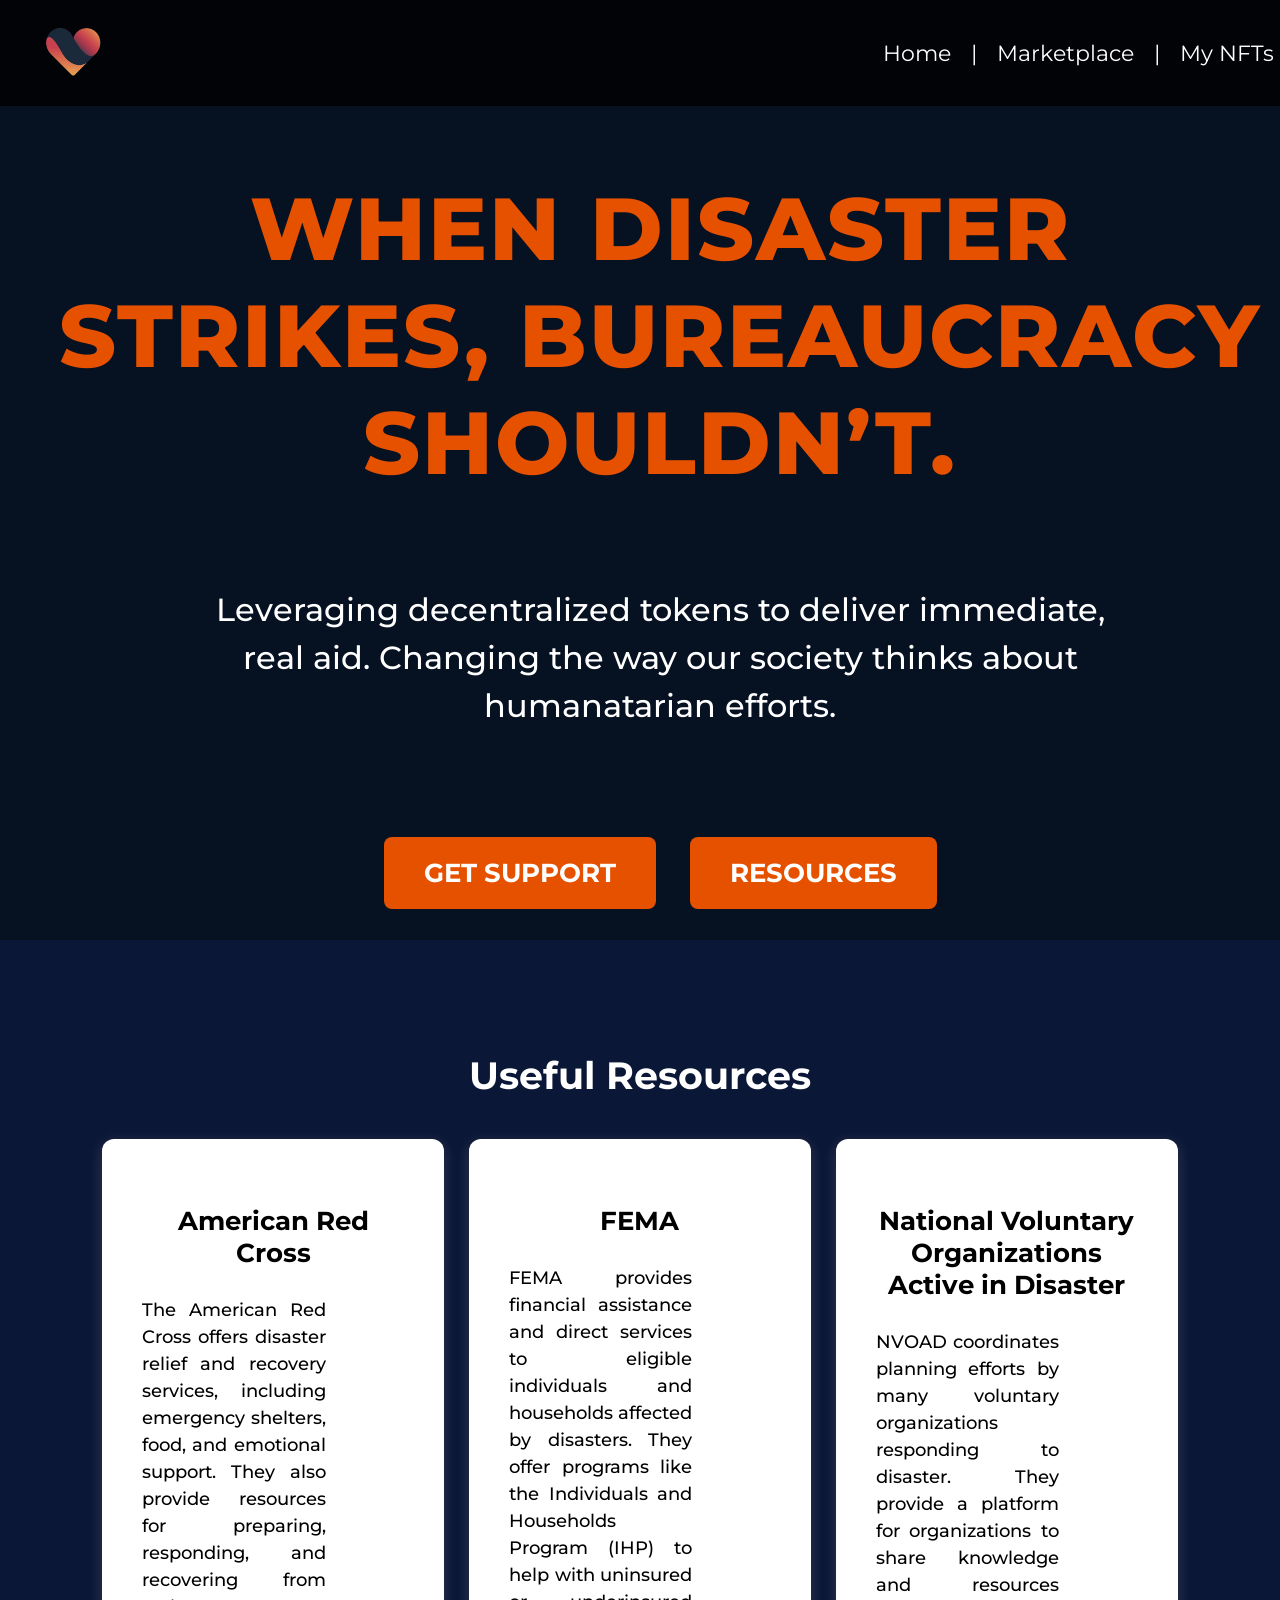
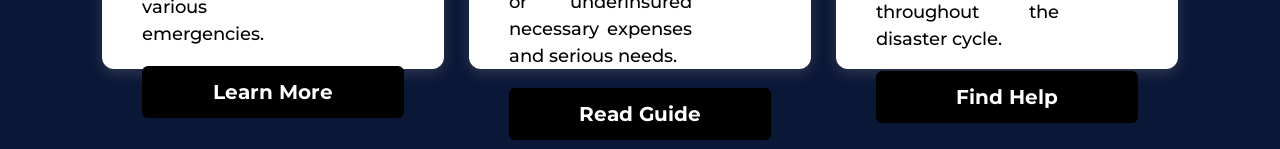
<file: index.html>
<!DOCTYPE html>
<html lang="en">
<head>
    <meta charset="UTF-8">
    <meta name="viewport" content="width=device-width, initial-scale=1.0">
    <title>Disaster Relief Marketplace</title>
    <link rel="stylesheet" href="styles.css">
    <link href="https://fonts.googleapis.com/css2?family=Montserrat:wght@300;400;700&display=swap" rel="stylesheet">
</head>
<body>
    <nav>
        <div class="logo-container">
            <img src="logo.png" alt="Logo">
        </div>
        <div class="nav-links">
            <a href="index.html">Home</a> |
            <a href="marketplace.html">Marketplace</a> |
            <a href="mynfts.html">My NFTs  </a>   |
            <a >    </a> 

        </div>
    </nav>

        <!-- 🚀 Video Background -->
        <div class="hero-section">
            <video class="video-background" autoplay muted loop>
                <source src="background.mp4" type="video/mp4">
                Your browser does not support the video tag.
            </video>
    <main>
        <h1 class="headline">When Disaster Strikes, Bureaucracy Shouldn’t.</h1>
        <p>Leveraging decentralized tokens to deliver immediate, real aid. Changing the way our society thinks about humanatarian efforts.</p>
        <div class="button-container">
            <a href="create.html" class="main-btn">Get Support</a>
            <a href="#resources-section" class="main-btn">Resources</a>
        </div>
    </div>
    </main>
    <section id="resources-section" class="resources-container">
        <h2>Useful Resources</h2>
        <div class="resources-grid">
            <div class="resource-card">
                <h3>American Red Cross</h3>
                <p>The American Red Cross offers disaster relief and recovery services, including emergency shelters, food, and emotional support. They also provide resources for preparing, responding, and recovering from various emergencies.</p>
                <a href="https://www.redcross.org/" target="_blank" class="resource-btn">Learn More</a>
            </div>
    
            <div class="resource-card">
                <h3>FEMA</h3>
                <p>FEMA provides financial assistance and direct services to eligible individuals and households affected by disasters. They offer programs like the Individuals and Households Program (IHP) to help with uninsured or underinsured necessary expenses and serious needs.</p>
                <a href="https://www.fema.gov" target="_blank" class="resource-btn">Read Guide</a>
            </div>
    
            <div class="resource-card">
                <h3>National Voluntary Organizations Active in Disaster</h3>
                <p>NVOAD coordinates planning efforts by many voluntary organizations responding to disaster. They provide a platform for organizations to share knowledge and resources throughout the disaster cycle.</p>
                <a href="https://www.nvoad.org" target="_blank" class="resource-btn">Find Help</a>
            </div>
        </div>
    </section>
    
</body>
</html>
</file>
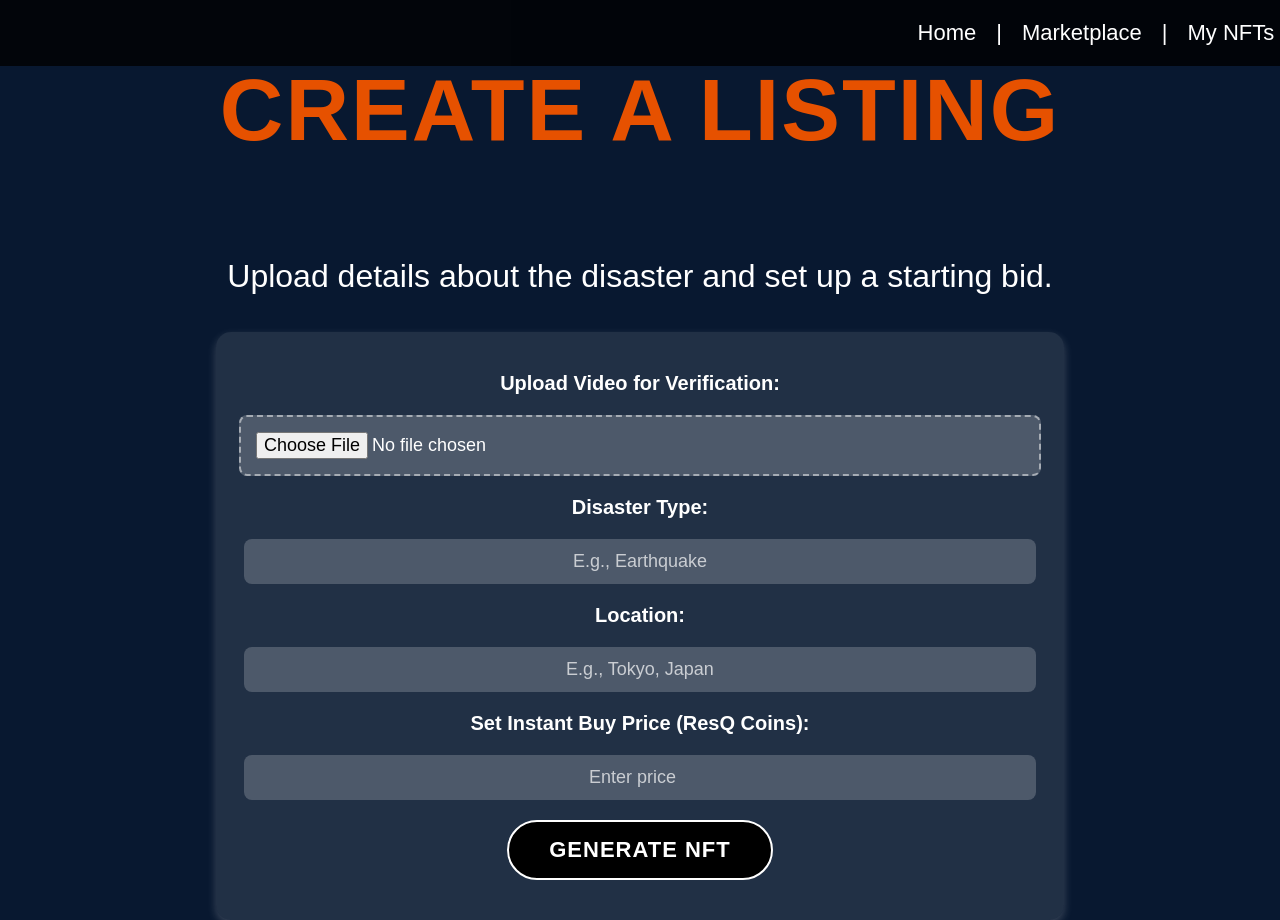
<file: create.html>
<!DOCTYPE html>
<html lang="en">
<head>
    <meta charset="UTF-8">
    <meta name="viewport" content="width=device-width, initial-scale=1.0">
    <title>Create a Listing</title>
    <link rel="stylesheet" href="styles.css">
</head>
<body>

    <!-- 🔹 NAVBAR -->
    <nav>
        <div class="logo-placeholder"></div> 
        <div class="nav-links">
            <a href="index.html">Home</a> |
            <a href="marketplace.html">Marketplace</a> |
            <a href="mynfts.html">My NFTs</a> 
            <a >    </a>  |
        </div>
    </nav>

    <!-- 🔹 MAIN CONTENT -->
    <main>
        <h1>Create a Listing</h1>
        <p>Upload details about the disaster and set up a starting bid.</p>

        <form id="disaster-form" class="form">
            <label>Upload Video for Verification:</label>
            <input type="file" id="video-upload" accept="video/*" required>
        
            <label>Disaster Type:</label>
            <input type="text" id="disaster-type" placeholder="E.g., Earthquake" required>
        
            <label>Location:</label>
            <input type="text" id="disaster-location" placeholder="E.g., Tokyo, Japan" required>
        
            <label>Set Instant Buy Price (ResQ Coins):</label>
            <input type="number" id="instant-buy-price" placeholder="Enter price" required min="1">
        
            <button type="submit" class="generate-nft-btn">Generate NFT</button>
        </form>




    <script src="script.js"></script>
</body>
</html>
</file>
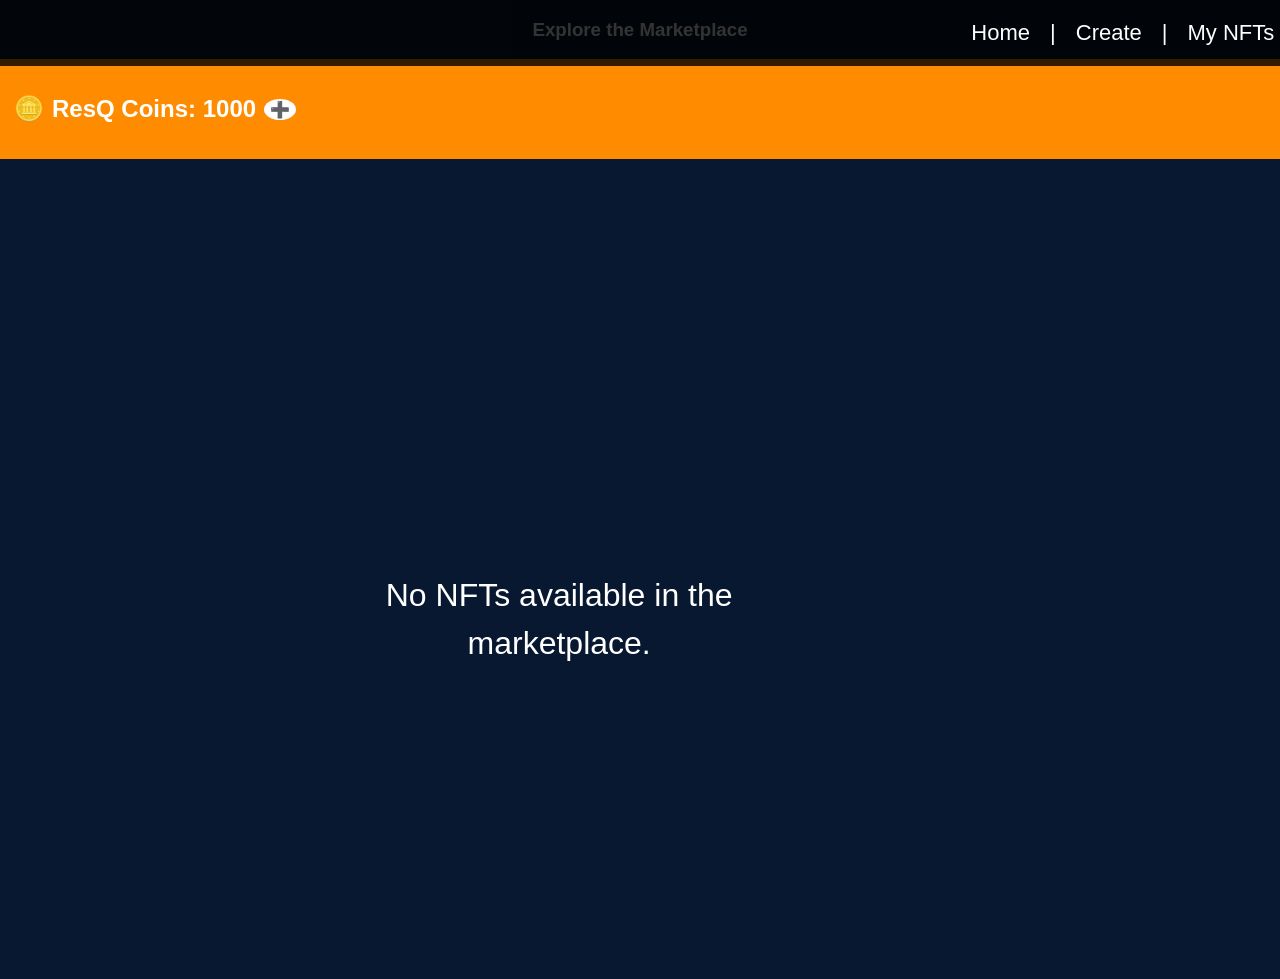
<file: marketplace.html>
<!DOCTYPE html>
<html lang="en">
<head>
    <meta charset="UTF-8">
    <meta name="viewport" content="width=device-width, initial-scale=1.0">
    <title>Marketplace</title>
    <link rel="stylesheet" href="styles.css">
</head>
<header>

    <nav>
        <div class="logo-placeholder"></div> 
        <div class="nav-links">
            <a href="index.html">Home</a> |
            <a href="create.html">Create</a> |
            <a href="mynfts.html">My NFTs</a> 
            <a >    </a>  |
        </div>
    </nav>
</header>


    <body>

<h3>Explore the Marketplace</h3>

<div id="resq-container">
    <p id="resq-emoji">🪙</p>
    <p id="resq-text">ResQ Coins: <span id="resq-balance">1000</span></p>
    <button id="add-coins-btn">➕</button>
</div>

    

    <main>
        <div id="marketplace" class="marketplace-container">
            <!-- NFTs will be loaded here dynamically -->
        </div>
    </main>

    <script src="script.js"></script>
</body>
</html>
</file>
<file: styles.css>
body {
    background-color: #081830; /* Darker Navy Blue */
    color: white;
    font-family: 'Montserrat', sans-serif;
    text-align: center;
    margin: 0;
    padding: 0;
}



/* 🔹 NAVBAR STYLING */
.navbar {
    display: flex;
    justify-content: center; /* ✅ Centers nav links */
    align-items: center;
    width: 100%;
    padding: 20px 0;
    background-color: black;
    position: fixed;
    top: 0;
    left: 0;
    z-index: 1000;
}

/* 🔹 Logo Styling */
.logo-container img {
    height: 60px; /* Adjust size */
    width: auto;
}

/* 🔹 NAV LINKS */
.nav-links {
    display: flex;
    gap: 20px; /* Increased spacing between items */
    flex-wrap: wrap; /* Prevents cutting off */
    justify-content: flex-end;
}

.nav-links a {
    color: white;
    text-decoration: none;
    transition: color 0.3s ease-in-out;
}

.nav-links a:hover {
    color: #E65100; /* Matches theme */
}

/* 🔹 RESPONSIVE FIX */
@media screen and (max-width: 1024px) {
    .navbar {
        flex-direction: column;
        text-align: center;
        padding: 15px 5%;
    }
    
    .nav-links {
        justify-content: center;
        width: 100%;
        gap: 20px; /* Reduced for smaller screens */
    }
}

/* 🔹 MAIN CONTENT */
main {
    height: 80vh;
    display: flex;
    flex-direction: column;
    justify-content: center;
    align-items: center;
}

h1 {
    font-size: 5.5rem; /* HUGE title */
    font-weight: 800;
    color: #E65100; /* Darker Orange */
    text-transform: uppercase;
    letter-spacing: 2px;
}

p {
    font-size: 2rem; /* Larger paragraph text */
    font-weight: 500;
    max-width: 70%;
    line-height: 1.5;
}

/* 🔹 BEAUTIFUL BUTTON */
.create-listing-btn {
    background: linear-gradient(135deg, #000000, #222222); /* Subtle black gradient */
    border: none;
    color: white;
    font-size: 26px;
    font-weight: 600;
    padding: 20px 50px;
    cursor: pointer;
    margin-top: 30px;
    border-radius: 50px; /* More modern rounded shape */
    transition: 0.3s;
    box-shadow: 0px 4px 10px rgba(0, 0, 0, 0.3);
}

.create-listing-btn:hover {
    background: white;
    color: black;
    transform: scale(1.05);
    box-shadow: 0px 6px 15px rgba(255, 255, 255, 0.3);
}

/* 🔹 NAV BAR */
nav {
    display: flex;
    justify-content: space-between;
    align-items: center;
    padding: 20px 40px; /* Increased padding */
    font-size: 22px;
    position: fixed;
    width: 100%;
    top: 0;
    left: 0;
    background: rgba(0, 0, 0, 0.8);
    color: white;
    z-index: 100;
}

/* 🔹 PADDING BELOW NAV BAR */
main {
    padding-top: 100px; /* Pushes content lower */
}

/* 🔹 FORM CONTAINER */
.form-container {
    display: flex;
    justify-content: center;
    margin-top: 40px;
}

/* 🔹 FORM STYLING */
form {
    display: flex;
    flex-direction: column;
    align-items: center;
    gap: 20px;
    background: rgba(255, 255, 255, 0.1);
    padding: 40px;
    border-radius: 15px;
    width: 45%; /* Increased width for a more balanced look */
    box-shadow: 0px 4px 10px rgba(255, 255, 255, 0.2);
}

/* 🔹 LABELS */
label {
    font-size: 20px;
    font-weight: 600;
    color: white;
}

/* 🔹 INPUT FIELDS */
input {
    width: 100%;
    padding: 12px;
    font-size: 18px;
    border-radius: 8px;
    border: none;
    outline: none;
    background: rgba(255, 255, 255, 0.2);
    color: white;
    text-align: center;
}

input::placeholder {
    color: rgba(255, 255, 255, 0.7);
}

/* 🔹 FILE UPLOAD */
input[type="file"] {
    border: 2px dashed rgba(255, 255, 255, 0.5);
    padding: 15px;
    cursor: pointer;
}

.create-listing-btn {
    display: inline-block;
    background-color: black;
    color: white;
    font-size: 24px;
    font-weight: bold;
    padding: 15px 40px;
    border: 2px solid white;
    border-radius: 8px;
    text-transform: uppercase;
    cursor: pointer;
    transition: all 0.3s ease-in-out;
}

.create-listing-btn:hover {
    background-color: white;
    color: black;
    border: 2px solid black;
    cursor: pointer;
}

/* 🔹 INCREASE FORM WIDTH */
form {
    display: flex;
    flex-direction: column;
    align-items: center;
    gap: 20px;
    background: rgba(255, 255, 255, 0.1);
    padding: 40px;
    border-radius: 15px;
    width: 60%; /* Increased from 45% to 60% */
    box-shadow: 0px 4px 10px rgba(255, 255, 255, 0.2);
}

/* 🔹 GENERATE NFT BUTTON FIX */
.generate-nft-btn {
    background: black;
    color: white;
    font-size: 22px;
    padding: 15px 40px;
    border: 2px solid white;
    border-radius: 30px;
    cursor: pointer;
    transition: all 0.3s ease-in-out;
    font-weight: bold;
    text-transform: uppercase;
    letter-spacing: 1px;
}

.generate-nft-btn:hover {
    background: white;
    color: black;
    border-color: black;
    transform: scale(1.05);
}

/* Button Container */
.button-container {
    text-align: center;
    margin-top: 60px;
}

/* Main Buttons */
.main-btn {
    display: inline-block;
    font-size: 22px;
    font-weight: bold;
    text-transform: uppercase;
    padding: 15px 30px;
    background-color: black;
    color: white;
    text-decoration: none;
    border-radius: 5px;
    margin: 10px;
    transition: all 0.3s ease-in-out;
}

.main-btn:hover {
    background-color: white;
    color: black;
    border: 2px solid black;
}

/* Resources Section */
.resources-container {
    text-align: center;
    padding: 80px 10%;
    background-color: #0b1736; /* Darker blue for contrast */
}

.resources-container h2 {
    font-size: 36px;
    color: white;
    margin-bottom: 40px;
}

/* Grid Layout */
.resources-grid {
    display: flex;
    justify-content: space-around;
    gap: 20px;
}

/* Resource Cards */
.resource-card {
    background: white;
    color: black;
    padding: 20px;
    border-radius: 10px;
    box-shadow: 0px 4px 10px rgba(255, 255, 255, 0.2);
    text-align: center;
    flex: 1;
    transition: transform 0.3s ease-in-out;
}

.resource-card:hover {
    transform: scale(1.05);
}
/* Button Container */
.button-container {
    text-align: center;
    margin-top: 60px;
}

/* Main Buttons */
.main-btn {
    display: inline-block;
    font-size: 26px; /* Increased size */
    font-weight: bold;
    text-transform: uppercase;
    padding: 20px 40px; /* Increased padding */
    background-color: #E65100;
    color: white;
    text-decoration: none;
    border-radius: 8px;
    margin: 15px;
    transition: all 0.3s ease-in-out;
}

.main-btn:hover {
    background-color: white;
    color: black;
    border: 2px solid black;
}

/* Resources Section */
.resources-container {
    text-align: center;
    padding: 80px 8%;
    background-color: #0b1736; /* Darker navy blue */
}

.resources-container h2 {
    font-size: 38px;
    color: white;
    margin-bottom: 40px;
}

/* Grid Layout for Cards */
.resources-grid {
    display: flex;
    justify-content: center;
    align-items: stretch;
    gap: 25px;
    flex-wrap: wrap;
}

/* Resource Cards */
.resource-card {
    background: white;
    color: black;
    padding: 40px; /* More padding for content */
    border-radius: 12px;
    box-shadow: 0px 4px 15px rgba(255, 255, 255, 0.15);
    text-align: center; /* Centered content */
    width: 350px; /* Increased width */
    height: 450px; /* Taller cards */
    display: flex;
    flex-direction: column;
    justify-content: space-between; /* Evenly space content */
    transition: transform 0.3s ease-in-out;
}

.resource-card h3 {
    font-size: 26px; /* Bigger headers */
    font-weight: bold;
    margin-bottom: 10px;
}

.resource-card p {
    font-size: 18px;
    text-align: justify; /* No awkward gaps */
    flex-grow: 1; /* Ensures text fills space properly */
}

/* Resource Buttons */
.resource-btn {
    display: inline-block;
    padding: 14px 28px;
    font-size: 20px;
    font-weight: bold;
    background-color: black;
    color: white;
    text-decoration: none;
    border-radius: 6px;
    transition: all 0.3s ease-in-out;
}

.resource-btn:hover {
    background-color: white;
    color: black;
    border: 2px solid black;
}

/* Hover Effect */
.resource-card:hover {
    transform: scale(1.05); /* Subtle hover pop */
}


/* 🚀 NFT Popup Styling */
.popup {
    position: fixed;
    top: 0;
    left: 0;
    width: 100%;
    height: 100%;
    background: rgba(0, 0, 0, 0.7);
    display: none;
    justify-content: center;
    align-items: center;
    z-index: 999;
}

.popup-content {
    background: white;
    padding: 20px;
    text-align: center;
    border-radius: 10px;
    width: 350px;
}

.nft-box {
    background: #f8f8f8;
    padding: 20px;
    border-radius: 10px;
}

.nft-art {
    font-size: 50px;
    margin-bottom: 10px;
}




.marketplace-container {
    display: flex;
    flex-wrap: wrap;
    grid-template-columns: repeat(auto-fit, minmax(300px, 1fr));
    gap: 20px;
    padding: 40px;
    justify-items: center;
}

.nft-card {
    background: white;
    padding: 20px;
    border-radius: 10px;
    text-align: center;
    font-size: 1.2em;
    box-shadow: 0px 4px 10px rgba(0, 0, 0, 0.2);
    width: 250px;
    margin: 15px;
    color: navy;
}

.nft-img {
    font-size: 5rem; /* Make the 🎨 emoji BIG */
    display: flex;
    justify-content: center;
    align-items: center;
    height: 150px; /* Fixed height for alignment */
}


.nft-card:hover {
    transform: scale(1.05);
}



.nft-card h3 {
    margin-bottom: 10px;
    font-size: 1.5em;
    color: #FF9F1C; /* Darker Orange */
}

.nft-card p {
    font-size: 1em;
    margin-bottom: 10px;
}

.purchase-btn {
    background: #FF9F1C; /* Darker Orange */
    color: #ffffff;
    border: none;
    padding: 10px 15px;
    font-size: 1em;
    border-radius: 5px;
    cursor: pointer;
    transition: 0.3s;
    width: 100%;
}

.purchase-btn:hover {
    background: #E08917;
}


@import url('https://fonts.googleapis.com/css2?family=Montserrat:wght@700&display=swap');

#resq-container {
    display: flex;
    align-items: center;
    gap: 8px;
    background: #ff8c00; /* Solid Orange */
    padding: 8px 14px;

    font-family: 'Montserrat', sans-serif;
    font-weight: 700;
    font-size: 16px;
    color: white;
    transition: transform 0.2s ease-in-out;
}


#resq-emoji {
    font-size: 1.5rem;
}

#resq-text {
    
    font-family: 'Montserrat', sans-serif;
    font-weight: 700;
    font-size: 16px;
    font-size: 1.5rem;
}

#add-coins-btn {
    background: white;
    color: #ff8c00;
    border: none;
    font-size: 1rem;
    font-weight: bold;
    padding: 10px 10x;
    border-radius: 100%;
    cursor: pointer;
    transition: background 0.2s ease-in-out, transform 0.2s;
}

#add-coins-btn:hover {
    background: black;
    color: white;
    transform: scale(1.1);
}


/* 🔹 NFT Gallery */
.gallery {
    display: flex;
    flex-wrap: wrap;
    gap: 20px;
    justify-content: center;
    padding: 40px;
}

/* 🔹 NFT Card */
.nft-card {
    background: white;
    color: black;
    width: 280px;
    padding: 20px;
    border-radius: 12px;
    text-align: center;
    box-shadow: 0px 4px 10px rgba(0, 0, 0, 0.2);
    transition: all 0.3s ease-in-out;
    font-family: 'Montserrat', sans-serif;
    font-weight: bold;
    position: relative;
    overflow: hidden;
}

/* 🔹 Fullscreen Video Background */
.video-background {
    position: absolute;
    top: 0;
    left: 0;
    width: 100%;
    height: 100%;
    object-fit: cover; /* Ensures video fills the section */
    z-index: -1; /* Sends it behind the content */
}

/* 🔹 Ensure Hero Section Covers Full Viewport */
.hero-section {
    position: relative;
    width: 100%;
    height: 100vh; /* Full viewport height */
    display: flex;
    flex-direction: column;
    justify-content: center;
    align-items: center;
    text-align: center;
    padding: 20px;
    background: rgba(0, 0, 0, 0.3); /* Dark overlay to improve contrast */
}


.nft-card:hover {
    transform: scale(1.05);
}

/* 🔹 Default View: Show Only Name & Location */
.nft-card h3 {
    font-size: 18px;
    margin-bottom: 10px;
    color: #FF9F1C; /* Darker Orange */
}

/* 🔹 NFT Art Placeholder */
.nft-art {
    font-size: 4rem; /* Big art emoji */
    margin-bottom: 10px;
}

/* 🔹 Hidden Info (Initially Collapsed) */
.hidden-info {
    display: none;
    font-size: 14px;
    text-align: left;
    padding-top: 10px;
    border-top: 1px solid rgba(0, 0, 0, 0.2);
}

/* 🔹 Expanded State */
.nft-card.expanded .hidden-info {
    display: block;
}

/* 🔹 More Info Button */
.more-info-btn {
    background: #ff8c00;
    color: white;
    border: none;
    padding: 10px;
    font-size: 14px;
    font-weight: bold;
    cursor: pointer;
    border-radius: 5px;
    width: 100%;
    transition: background 0.3s;
}

.more-info-btn:hover {
    background: white;
    color: #ff8c00;
}

/* 🔹 Relist Button */
.relist-btn {
    background: black;
    color: white;
    border: none;
    padding: 10px;
    font-size: 14px;
    font-weight: bold;
    cursor: pointer;
    border-radius: 5px;
    width: 100%;
    margin-top: 10px;
    transition: background 0.3s;
}

.relist-btn:hover {
    background: white;
    color: black;
}
</file>
